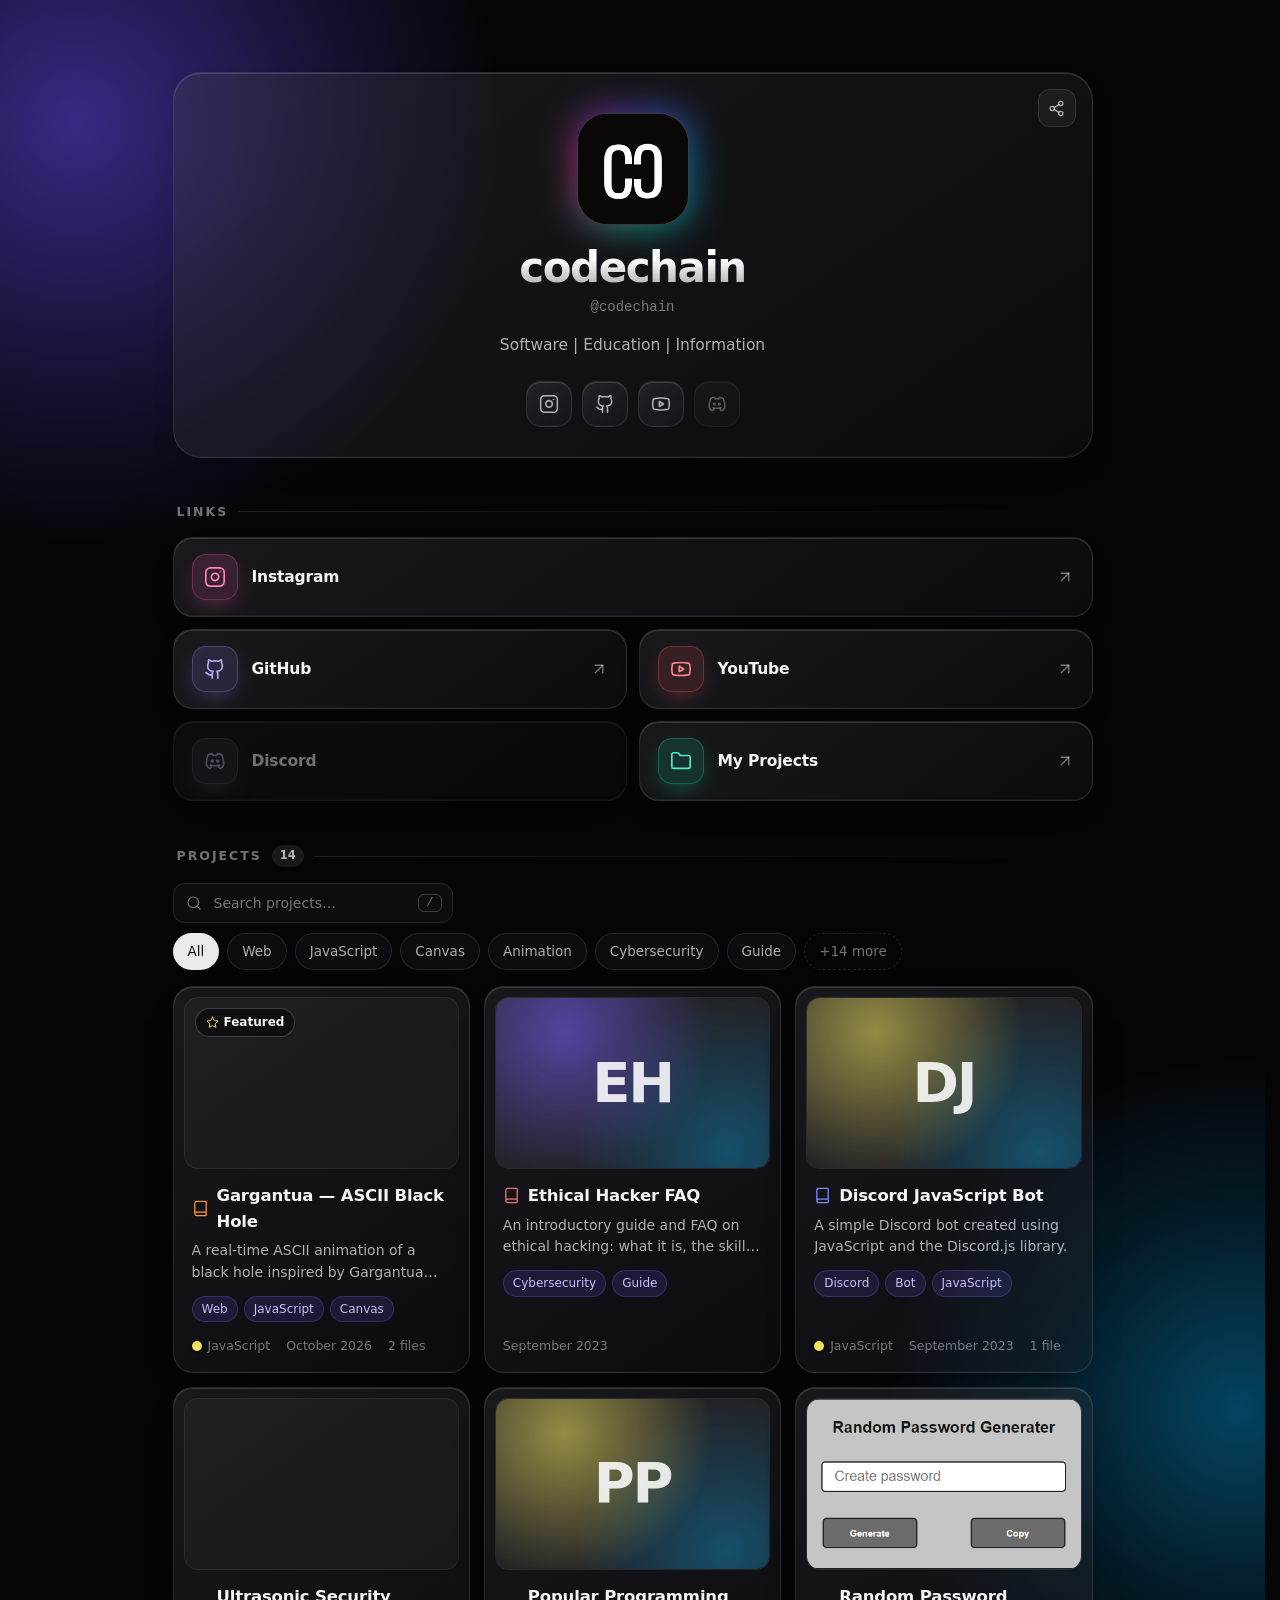
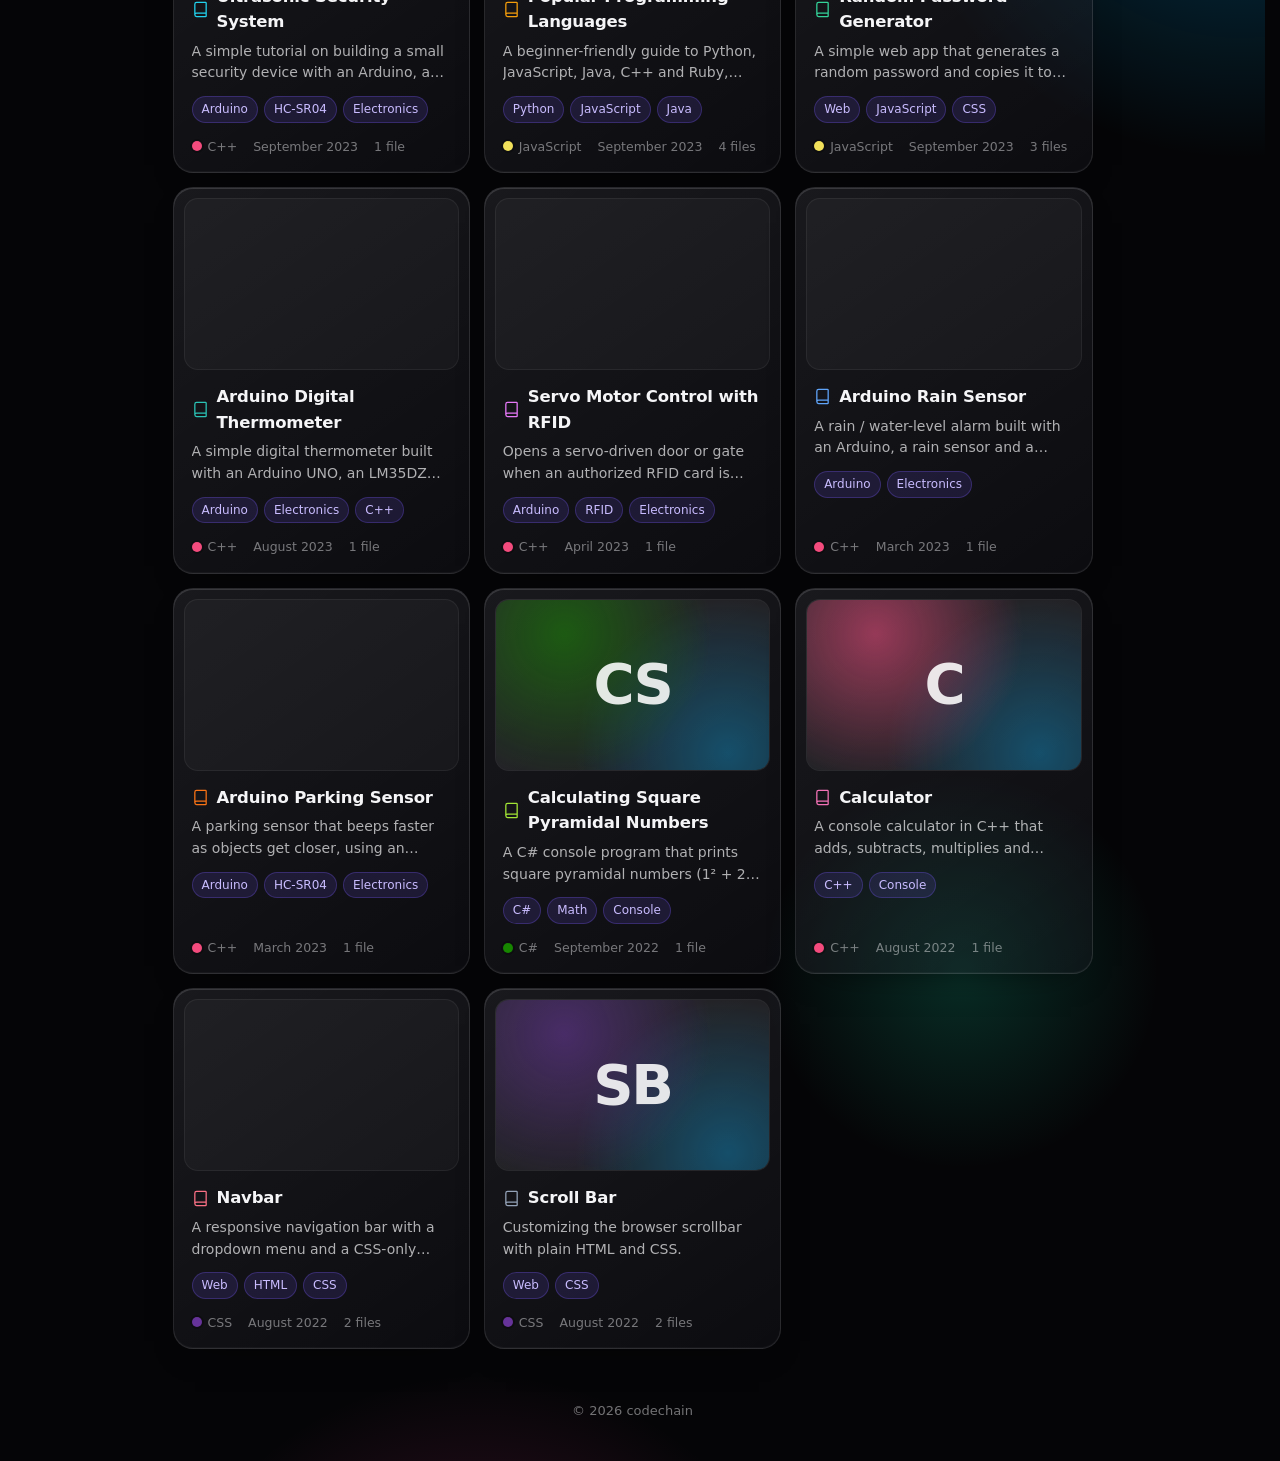
<file: index.html>
<!doctype html>
<html lang="en">
<head>
  <meta charset="utf-8">
  <meta name="viewport" content="width=device-width, initial-scale=1, viewport-fit=cover">
  <meta http-equiv="Content-Security-Policy" content="default-src 'self'; script-src 'self'; style-src 'self'; img-src 'self'; font-src 'self'; connect-src 'self'; media-src 'self'; object-src 'none'; base-uri 'none'; form-action 'none'; frame-src 'none'; manifest-src 'self'; upgrade-insecure-requests">
  <meta name="referrer" content="strict-origin-when-cross-origin">
  <meta name="color-scheme" content="dark">
  <meta name="theme-color" content="#050507">

  <title>codechain</title>
  <meta name="description" content="codechain — projects, links and more.">
  <meta property="og:type" content="website">
  <meta property="og:title" content="codechain">
  <meta property="og:description" content="codechain — projects, links and more.">
  <meta property="og:image" content="logo.png">
  <meta name="twitter:card" content="summary">

  <link rel="icon" type="image/png" href="logo.png">
  <link rel="apple-touch-icon" href="logo.png">
  <link rel="stylesheet" href="css/style.css">

  <script src="data/site.js" defer></script>
  <script src="data/projects.js" defer></script>
  <script src="js/app.js" defer></script>
</head>
<body>
  <div class="bg" aria-hidden="true"></div>

  <nav class="topbar glass" id="topbar" aria-label="Quick navigation" inert>
    <a class="topbar-brand" href="#profile">
      <img id="topbar-logo" src="logo.png" alt="" width="30" height="30">
      <span id="topbar-name">codechain</span>
    </a>
    <div class="topbar-links">
      <a href="#links-section" id="topbar-links-link">Links</a>
      <a href="#projects-section">Projects</a>
    </div>
    <button class="icon-btn share-btn" type="button" aria-label="Share this site" title="Share"></button>
  </nav>

  <main class="container">
    <header class="profile glass reveal" id="profile">
      <button class="icon-btn share-btn profile-share" type="button" aria-label="Share this site" title="Share"></button>
      <div class="avatar-wrap">
        <img class="avatar" id="avatar" src="logo.png" alt="codechain logo" width="112" height="112">
      </div>
      <h1 class="name" id="name">codechain</h1>
      <p class="handle" id="handle" hidden></p>
      <p class="bio" id="bio" hidden></p>
      <div class="meta" id="meta"></div>
      <nav class="socials" id="socials" aria-label="Social media"></nav>
    </header>

    <section id="links-section" aria-labelledby="links-title">
      <h2 class="section-title" id="links-title">Links</h2>
      <div class="links" id="links"></div>
    </section>

    <section id="projects-section" aria-labelledby="projects-title">
      <h2 class="section-title" id="projects-title">Projects <span class="count" id="project-count"></span></h2>
      <div class="project-tools" id="project-tools">
        <label class="search" id="search" hidden>
          <input id="project-search" type="search" placeholder="Search projects…" autocomplete="off" spellcheck="false" aria-label="Search projects">
          <kbd aria-hidden="true">/</kbd>
        </label>
        <div class="filters" id="filters" role="toolbar" aria-label="Filter by tag"></div>
      </div>
      <div class="projects" id="projects"></div>
      <p class="notice" id="projects-notice" hidden></p>
    </section>

    <footer class="footer" id="footer"></footer>
  </main>

  <dialog class="project-dialog" id="project-dialog" aria-labelledby="pd-title">
    <article class="pd" id="pd" tabindex="-1" autofocus>
      <header class="pd-head">
        <p class="pd-crumb" id="pd-crumb"></p>
        <div class="pd-head-actions">
          <button class="icon-btn" id="pd-share" type="button" aria-label="Copy project link" title="Copy link"></button>
          <button class="icon-btn" id="pd-close" type="button" aria-label="Close" title="Close (Esc)"></button>
        </div>
      </header>
      <div class="pd-content" id="pd-content"></div>
    </article>
  </dialog>

  <dialog class="lightbox" id="lightbox" aria-label="Image preview">
    <div class="lb-inner" id="lb-inner">
      <figure class="lb-figure">
        <img class="lb-img" id="lb-img" alt="">
        <figcaption class="lb-caption" id="lb-caption"></figcaption>
      </figure>
    </div>
    <button class="lb-btn lb-close" id="lb-close" type="button" aria-label="Close"></button>
    <button class="lb-btn lb-prev" id="lb-prev" type="button" aria-label="Previous image"></button>
    <button class="lb-btn lb-next" id="lb-next" type="button" aria-label="Next image"></button>
  </dialog>

  <div class="toast" id="toast" role="status" aria-live="polite"></div>

  <noscript>
    <p class="noscript">This site uses JavaScript to display its content. Please enable JavaScript.</p>
  </noscript>
</body>
</html>
</file>
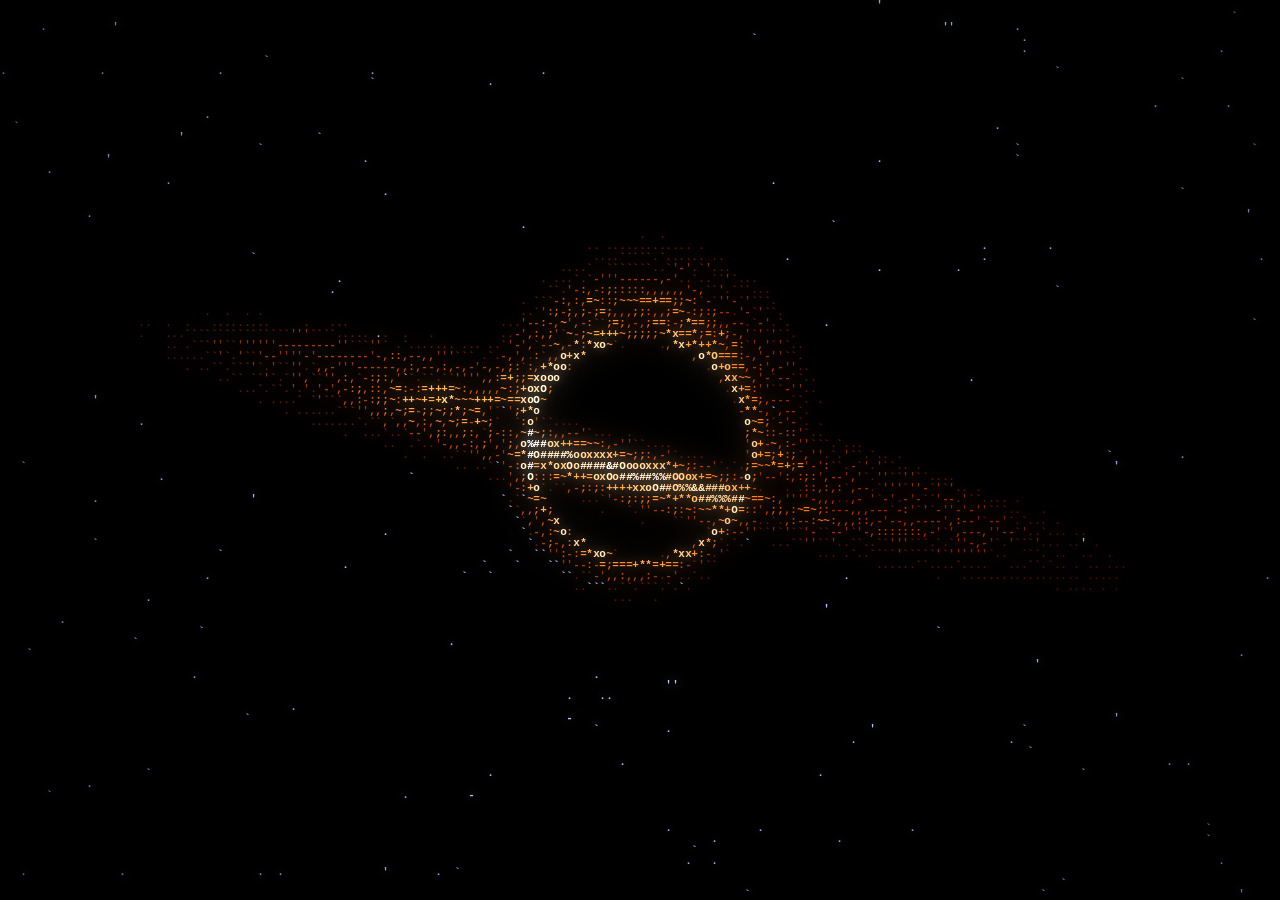
<file: assets/projects/gargantua-ascii/demo/index.html>
<!DOCTYPE html>
<html lang="en">
<head>
<meta charset="utf-8">
<!-- The page cannot reach anything outside itself: only its own script and stylesheet load, no inline code, no network requests -->
<meta http-equiv="Content-Security-Policy" content="default-src 'none'; script-src 'self'; style-src 'self'; base-uri 'none'; form-action 'none'">
<meta name="referrer" content="no-referrer">
<meta name="viewport" content="width=device-width, initial-scale=1">
<title>Gargantua — ASCII Black Hole</title>
<link rel="stylesheet" href="gargantua.css">
<script src="gargantua.js" defer></script>
</head>
<body>
<canvas id="c"></canvas>
</body>
</html>
</file>
<file: css/style.css>
:root {
  color-scheme: dark;

  --bg: #050507;
  --text: #f5f5f7;
  --text-2: rgba(245, 245, 247, 0.7);
  --text-3: rgba(245, 245, 247, 0.46);

  --glass-1: rgba(255, 255, 255, 0.075);
  --glass-2: rgba(255, 255, 255, 0.025);
  --glass-hover: rgba(255, 255, 255, 0.115);
  --stroke: rgba(255, 255, 255, 0.1);
  --stroke-2: rgba(255, 255, 255, 0.2);
  --highlight: rgba(255, 255, 255, 0.14);
  --panel: #0e0e14;
  --code-bg: #09090d;

  --orb-1: #6d4aff;
  --orb-2: #00b3ff;
  --orb-3: #ff3d9a;
  --orb-4: #19e3b1;

  --radius-lg: 28px;
  --radius: 20px;
  --radius-sm: 12px;
  --blur: 24px;

  --font: "Inter", "Segoe UI Variable Text", "Segoe UI", system-ui, -apple-system, "Helvetica Neue", Arial, sans-serif;
  --mono: "JetBrains Mono", "Cascadia Code", "SF Mono", Consolas, "Liberation Mono", monospace;
  --ease: cubic-bezier(0.2, 0.8, 0.2, 1);
}

*,
*::before,
*::after { box-sizing: border-box; }

html {
  -webkit-text-size-adjust: 100%;
  text-size-adjust: 100%;
  -webkit-tap-highlight-color: transparent;
  scroll-behavior: smooth;
  scroll-padding-top: 24px;
  scrollbar-gutter: stable;
}

body {
  position: relative;
  margin: 0;
  min-height: 100vh;
  min-height: 100dvh;
  background: var(--bg);
  color: var(--text);
  font-family: var(--font);
  font-size: 16px;
  line-height: 1.55;
  -webkit-font-smoothing: antialiased;
  -moz-osx-font-smoothing: grayscale;
  overflow-wrap: break-word;
  overflow-x: hidden;
}

html.modal-open,
html.modal-open body { overflow: hidden; }

img { display: block; max-width: 100%; }
a { color: inherit; text-decoration: none; }
button { font: inherit; color: inherit; }
[hidden] { display: none !important; }

::selection { background: rgba(124, 92, 255, 0.45); }

:focus-visible {
  outline: 2px solid rgba(255, 255, 255, 0.85);
  outline-offset: 3px;
}

.icon { flex: none; display: block; }

.bg {
  position: absolute;
  inset: 0;
  z-index: -1;
  overflow: hidden;
  pointer-events: none;
  background: var(--bg);
}

.bg::before,
.bg::after {
  content: "";
  position: absolute;
  inset: 0;
}

.bg::before {
  background:
    radial-gradient(circle 46vmax at 6% 4%, rgba(109, 74, 255, 0.5), rgba(109, 74, 255, 0.2) 40%, transparent 72%),
    radial-gradient(circle 38vmax at 98% 46%, rgba(0, 179, 255, 0.36), rgba(0, 179, 255, 0.13) 40%, transparent 72%),
    radial-gradient(circle 36vmax at 38% 108%, rgba(255, 61, 154, 0.3), rgba(255, 61, 154, 0.11) 40%, transparent 72%),
    radial-gradient(circle 22vmax at 76% 84%, rgba(25, 227, 177, 0.18), transparent 70%);
}

.bg::after {
  background:
    radial-gradient(circle 46vmax at 14% 10%, rgba(163, 71, 255, 0.46), rgba(163, 71, 255, 0.18) 40%, transparent 72%),
    radial-gradient(circle 38vmax at 92% 38%, rgba(34, 216, 208, 0.34), rgba(34, 216, 208, 0.12) 40%, transparent 72%),
    radial-gradient(circle 36vmax at 46% 102%, rgba(255, 107, 87, 0.28), rgba(255, 107, 87, 0.1) 40%, transparent 72%),
    radial-gradient(circle 22vmax at 68% 78%, rgba(74, 168, 255, 0.2), transparent 70%);
  opacity: 0;
  will-change: opacity;
  animation: bg-shift 20s steps(100) infinite alternate;
}

@keyframes bg-shift { to { opacity: 1; } }

html.modal-open .bg::after { animation-play-state: paused; }

.glass {
  position: relative;
  isolation: isolate;
  background:
    linear-gradient(145deg, var(--glass-1), var(--glass-2)),
    rgba(14, 14, 22, 0.28);
  border: 1px solid var(--stroke);
  border-radius: var(--radius);
  box-shadow:
    inset 0 1px 0 var(--highlight),
    inset 0 -1px 0 rgba(255, 255, 255, 0.03),
    0 14px 34px -22px rgba(0, 0, 0, 0.7);
}

.glass-interactive {
  overflow: hidden;
  transition: transform 0.3s var(--ease), border-color 0.3s ease;
}

.glass-interactive::before {
  content: "";
  position: absolute;
  inset: 0;
  z-index: -1;
  border-radius: inherit;
  background: radial-gradient(380px circle at var(--mx, 50%) var(--my, 50%), rgba(255, 255, 255, 0.11), transparent 45%);
  opacity: 0;
  transition: opacity 0.35s ease;
  pointer-events: none;
}

.glass-interactive:hover {
  transform: translateY(-3px);
  border-color: var(--stroke-2);
  background:
    linear-gradient(145deg, var(--glass-hover), var(--glass-2)),
    rgba(14, 14, 22, 0.28);
}

.glass-interactive:hover::before { opacity: 1; }
.glass-interactive:active { transform: translateY(-1px) scale(0.995); }

.container {
  width: min(920px, calc(100% - 32px));
  margin-inline: auto;
  padding: clamp(32px, 7vw, 72px) 0 40px;
  display: flex;
  flex-direction: column;
  gap: 44px;
}

.reveal {
  animation: rise 0.7s var(--ease) backwards;
  animation-delay: calc(var(--i, 0) * 55ms);
}

@keyframes rise {
  from { opacity: 0; transform: translateY(14px); }
}

.topbar {
  position: fixed;
  top: 12px;
  left: 50%;
  z-index: 50;
  display: flex;
  align-items: center;
  gap: 6px;
  width: min(920px, calc(100% - 24px));
  padding: 7px 7px 7px 9px;
  border-radius: 18px;
  background: rgba(16, 16, 24, 0.88);
  opacity: 0;
  transform: translate(-50%, -140%);
  transition: transform 0.5s var(--ease), opacity 0.35s ease;
}

.topbar.is-visible {
  opacity: 1;
  transform: translate(-50%, 0);
}

.topbar-brand {
  display: flex;
  align-items: center;
  gap: 10px;
  margin-right: auto;
  padding: 2px 10px 2px 2px;
  font-weight: 700;
  letter-spacing: -0.02em;
}

.topbar-brand img {
  width: 30px;
  height: 30px;
  border-radius: 9px;
  border: 1px solid var(--stroke-2);
}

.topbar-links { display: flex; gap: 2px; }

.topbar-links a {
  padding: 7px 12px;
  border-radius: 11px;
  color: var(--text-2);
  font-size: 14px;
  font-weight: 500;
  transition: background 0.2s ease, color 0.2s ease;
}

.topbar-links a:hover { background: rgba(255, 255, 255, 0.08); color: var(--text); }

.toast {
  position: fixed;
  bottom: 24px;
  left: 50%;
  z-index: 100;
  padding: 11px 18px;
  border: 1px solid var(--stroke-2);
  border-radius: 14px;
  background: rgba(24, 24, 32, 0.96);
  box-shadow: 0 20px 50px -20px rgba(0, 0, 0, 0.8);
  font-size: 14px;
  font-weight: 500;
  opacity: 0;
  transform: translate(-50%, 16px);
  transition: opacity 0.3s ease, transform 0.4s var(--ease);
  pointer-events: none;
}

.toast.is-visible {
  opacity: 1;
  transform: translate(-50%, 0);
}

.profile-share {
  position: absolute;
  top: 16px;
  right: 16px;
}

.profile {
  border-radius: var(--radius-lg);
  padding: 40px 28px 30px;
  display: flex;
  flex-direction: column;
  align-items: center;
  text-align: center;
}

.avatar-wrap {
  position: relative;
  width: 112px;
  height: 112px;
  margin-bottom: 20px;
}

.avatar-wrap::before {
  content: "";
  position: absolute;
  inset: -4px;
  border-radius: 34px;
  background: conic-gradient(from 0deg, var(--orb-1), var(--orb-2), var(--orb-4), var(--orb-3), var(--orb-1));
  filter: blur(16px);
  opacity: 0.55;
}

.avatar {
  position: relative;
  width: 100%;
  height: 100%;
  border-radius: 30px;
  border: 1px solid var(--stroke-2);
  background: #0a0a0a;
  object-fit: cover;
}


.name {
  margin: 0;
  font-size: clamp(32px, 6vw, 42px);
  font-weight: 700;
  line-height: 1.1;
  letter-spacing: -0.035em;
  background: linear-gradient(180deg, #fff 30%, rgba(255, 255, 255, 0.62));
  -webkit-background-clip: text;
  background-clip: text;
  color: transparent;
}

.handle {
  margin: 6px 0 0;
  font-family: var(--mono);
  font-size: 14px;
  color: var(--text-3);
}

.bio {
  max-width: 54ch;
  text-wrap: pretty;
  margin: 14px auto 0;
  color: var(--text-2);
  font-size: 15.5px;
}

.meta {
  display: flex;
  flex-wrap: wrap;
  justify-content: center;
  gap: 8px;
  margin-top: 18px;
}

.meta:empty { display: none; }

.pill {
  display: inline-flex;
  align-items: center;
  gap: 7px;
  padding: 6px 12px;
  border-radius: 999px;
  border: 1px solid var(--stroke);
  background: rgba(255, 255, 255, 0.045);
  color: var(--text-2);
  font-size: 13px;
}

.status-dot {
  position: relative;
  width: 8px;
  height: 8px;
  border-radius: 50%;
  background: #34d399;
}

.status-dot::after {
  content: "";
  position: absolute;
  inset: 0;
  border-radius: inherit;
  background: inherit;
  animation: pulse 2s ease-out infinite;
}

@keyframes pulse {
  from { transform: scale(1); opacity: 0.7; }
  to { transform: scale(2.8); opacity: 0; }
}

.socials {
  display: flex;
  flex-wrap: wrap;
  justify-content: center;
  gap: 10px;
  margin-top: 24px;
}

.socials:empty { display: none; }

.social {
  width: 46px;
  height: 46px;
  display: grid;
  place-items: center;
  border-radius: 15px;
  color: var(--text-2);
}

.social:hover { color: var(--text); }

.section-title {
  display: flex;
  align-items: center;
  gap: 10px;
  margin: 0 0 16px 4px;
  font-size: 12.5px;
  font-weight: 600;
  letter-spacing: 0.16em;
  text-transform: uppercase;
  color: var(--text-3);
}

.section-title::after {
  content: "";
  flex: 1;
  height: 1px;
  background: linear-gradient(90deg, var(--stroke), transparent);
}

.count {
  padding: 2px 8px;
  border-radius: 999px;
  background: rgba(255, 255, 255, 0.08);
  font-size: 11.5px;
  letter-spacing: 0;
  color: var(--text-2);
}

.count:empty { display: none; }

.links {
  display: grid;
  grid-template-columns: repeat(2, minmax(0, 1fr));
  gap: 12px;
}

.link-block {
  display: flex;
  align-items: center;
  gap: 14px;
  min-height: 78px;
  padding: 16px 18px;
}

.link-block.is-wide { grid-column: 1 / -1; }

.link-icon {
  flex: none;
  width: 46px;
  height: 46px;
  display: grid;
  place-items: center;
  border-radius: 14px;
  background: color-mix(in srgb, var(--accent, #ffffff) 14%, transparent);
  border: 1px solid color-mix(in srgb, var(--accent, #ffffff) 28%, transparent);
  color: color-mix(in srgb, var(--accent, #ffffff) 75%, #ffffff);
  box-shadow: 0 8px 24px -10px color-mix(in srgb, var(--accent, #000000) 60%, transparent);
}

.link-text {
  flex: 1;
  min-width: 0;
  display: flex;
  flex-direction: column;
}

.link-title {
  font-size: 15.5px;
  font-weight: 600;
  letter-spacing: -0.01em;
}

.link-desc {
  overflow: hidden;
  font-size: 13.5px;
  color: var(--text-3);
  white-space: nowrap;
  text-overflow: ellipsis;
}

.link-arrow {
  flex: none;
  color: var(--text-3);
  transition: transform 0.35s var(--ease), color 0.35s ease;
}

.link-block:hover .link-arrow {
  color: var(--text);
  transform: translate(2px, -2px);
}

.link-block.is-disabled,
.social.is-disabled {
  opacity: 0.45;
  cursor: not-allowed;
  filter: grayscale(0.6);
}

.social.is-disabled:hover { color: var(--text-2); }

.project-tools {
  display: flex;
  flex-wrap: wrap;
  align-items: center;
  gap: 10px 14px;
  margin-bottom: 16px;
}

.project-tools:has(> .search[hidden]):has(> .filters:empty) { display: none; }

.search {
  position: relative;
  display: flex;
  align-items: center;
  flex: 0 1 280px;
  min-width: 200px;
  height: 40px;
  padding: 0 10px 0 38px;
  border: 1px solid var(--stroke);
  border-radius: 12px;
  background: rgba(20, 20, 28, 0.5);
  transition: border-color 0.2s ease, background 0.2s ease;
}

.search:focus-within {
  border-color: rgba(255, 255, 255, 0.35);
  background: rgba(28, 28, 38, 0.7);
}

.search .icon {
  position: absolute;
  left: 12px;
  color: var(--text-3);
  pointer-events: none;
}

.search input {
  flex: 1;
  min-width: 0;
  height: 100%;
  border: 0;
  outline: 0;
  background: none;
  color: var(--text);
  font: inherit;
  font-size: 14px;
}

.search input::placeholder { color: var(--text-3); }
.search input::-webkit-search-cancel-button { filter: invert(1) opacity(0.5); }

.search kbd {
  padding: 1px 7px;
  border: 1px solid var(--stroke-2);
  border-radius: 6px;
  color: var(--text-3);
  font: 12px var(--mono);
}

.search:focus-within kbd { display: none; }

.filters {
  display: flex;
  flex-wrap: wrap;
  gap: 8px;
}

.filters:empty { display: none; }

.notice .btn { margin-top: 12px; }

.chip {
  padding: 7px 14px;
  border: 1px solid var(--stroke);
  border-radius: 999px;
  background: rgba(20, 20, 28, 0.5);
  color: var(--text-2);
  font-size: 13.5px;
  cursor: pointer;
  transition: background 0.25s ease, color 0.25s ease, border-color 0.25s ease;
}

.chip:hover { color: var(--text); border-color: var(--stroke-2); }

.chip-more {
  border-style: dashed;
  background: transparent;
  color: var(--text-3);
}

.filters .chip.reveal { animation-duration: 0.4s; animation-delay: calc(var(--i, 0) * 30ms); }

.chip[aria-pressed="true"] {
  background: rgba(255, 255, 255, 0.92);
  border-color: transparent;
  color: #0a0a0f;
}

.projects {
  display: grid;
  grid-template-columns: repeat(auto-fill, minmax(270px, 1fr));
  gap: 14px;
}

.project-card {
  display: flex;
  flex-direction: column;
  padding: 10px;
}

.pc-cover {
  position: relative;
  aspect-ratio: 16 / 10;
  overflow: hidden;
  border-radius: 14px;
  border: 1px solid rgba(255, 255, 255, 0.06);
  background: rgba(255, 255, 255, 0.03);
}

.pc-cover img {
  width: 100%;
  height: 100%;
  object-fit: cover;
  transition: transform 0.6s var(--ease);
}

.project-card:hover .pc-cover img { transform: scale(1.04); }

.placeholder {
  width: 100%;
  height: 100%;
  display: grid;
  place-items: center;
  font-size: 56px;
  font-weight: 700;
  letter-spacing: -0.04em;
  color: rgba(255, 255, 255, 0.88);
  background:
    radial-gradient(circle at 25% 20%, color-mix(in srgb, var(--lang, #7c5cff) 55%, transparent), transparent 60%),
    radial-gradient(circle at 85% 90%, rgba(0, 179, 255, 0.32), transparent 55%),
    rgba(255, 255, 255, 0.03);
}

.badge {
  position: absolute;
  top: 10px;
  left: 10px;
  display: inline-flex;
  align-items: center;
  gap: 5px;
  padding: 4px 10px;
  border: 1px solid rgba(255, 255, 255, 0.2);
  border-radius: 999px;
  background: rgba(10, 10, 15, 0.72);
  font-size: 12px;
  font-weight: 600;
}

.badge .icon { color: #fcd34d; }

.pc-body {
  flex: 1;
  display: flex;
  flex-direction: column;
  padding: 14px 8px 6px;
}

.pc-title {
  display: flex;
  align-items: center;
  gap: 8px;
  margin: 0;
  font-size: 16.5px;
  font-weight: 600;
  letter-spacing: -0.01em;
}

.pc-title .icon { color: var(--text-3); }

.pc-summary {
  display: -webkit-box;
  margin: 6px 0 0;
  overflow: hidden;
  font-size: 14px;
  color: var(--text-2);
  -webkit-box-orient: vertical;
  -webkit-line-clamp: 2;
  line-clamp: 2;
}

.pc-tags {
  display: flex;
  flex-wrap: wrap;
  gap: 6px;
  margin-top: 12px;
}

.tag {
  padding: 3px 9px;
  border-radius: 999px;
  background: rgba(124, 92, 255, 0.14);
  border: 1px solid rgba(124, 92, 255, 0.28);
  color: #c9bcff;
  font-size: 12px;
}

.pc-foot {
  display: flex;
  flex-wrap: wrap;
  align-items: center;
  gap: 6px 16px;
  margin-top: auto;
  padding-top: 14px;
  font-size: 12.5px;
  color: var(--text-3);
}

.lang {
  display: inline-flex;
  align-items: center;
  gap: 6px;
}

.lang-dot {
  width: 10px;
  height: 10px;
  border-radius: 50%;
  background: var(--lang, #8b8b99);
  box-shadow: 0 0 0 2px rgba(0, 0, 0, 0.25);
}

.notice {
  margin: 0;
  padding: 18px 20px;
  border: 1px dashed var(--stroke-2);
  border-radius: var(--radius);
  color: var(--text-2);
  text-align: center;
  font-size: 14.5px;
}

.notice code {
  font-family: var(--mono);
  font-size: 0.9em;
}

.footer {
  padding-top: 8px;
  text-align: center;
  font-size: 13px;
  color: var(--text-3);
}

.btn {
  display: inline-flex;
  align-items: center;
  gap: 8px;
  padding: 10px 16px;
  border: 1px solid var(--stroke-2);
  border-radius: var(--radius-sm);
  background: rgba(255, 255, 255, 0.06);
  font-size: 14px;
  font-weight: 600;
  cursor: pointer;
  transition: background 0.25s ease, transform 0.25s var(--ease), border-color 0.25s ease;
}

.btn:hover { background: rgba(255, 255, 255, 0.12); transform: translateY(-1px); }

.btn-primary {
  border-color: transparent;
  background: #f5f5f7;
  color: #0a0a0f;
}

.btn-primary:hover { background: #fff; }

.icon-btn {
  width: 38px;
  height: 38px;
  display: grid;
  place-items: center;
  border: 1px solid var(--stroke);
  border-radius: 12px;
  background: rgba(255, 255, 255, 0.05);
  color: var(--text-2);
  cursor: pointer;
  transition: background 0.25s ease, color 0.25s ease;
}

.icon-btn:hover { background: rgba(255, 255, 255, 0.12); color: var(--text); }

dialog { color: inherit; }

.project-dialog {
  width: min(960px, calc(100% - 24px));
  max-width: none;
  max-height: calc(100dvh - 32px);
  margin: auto;
  padding: 0;
  border: 0;
  background: transparent;
  overflow: visible;
}

.project-dialog::backdrop { background: rgba(4, 4, 8, 0.78); }

.project-dialog[open] { animation: dialog-in 0.38s var(--ease); }
.project-dialog[open]::backdrop { animation: fade 0.32s ease-out; }
.project-dialog.is-closing { animation: dialog-out 0.2s ease-in forwards; }
.project-dialog.is-closing::backdrop { animation: fade-out 0.2s ease-in forwards; }
@keyframes fade { from { opacity: 0; } }
@keyframes fade-out { to { opacity: 0; } }
@keyframes dialog-in { from { opacity: 0; transform: translateY(18px) scale(0.98); } }
@keyframes dialog-out { to { opacity: 0; transform: translateY(12px) scale(0.98); } }

.pd {
  max-height: calc(100dvh - 32px);
  overflow: auto;
  overscroll-behavior: contain;
  border: 1px solid var(--stroke-2);
  border-radius: var(--radius-lg);
  background: var(--panel);
  box-shadow: inset 0 1px 0 var(--highlight), 0 24px 60px -30px rgba(0, 0, 0, 0.9);
  scrollbar-width: thin;
  scrollbar-color: rgba(255, 255, 255, 0.2) transparent;
}

.pd:focus { outline: none; }

.pd-head {
  position: sticky;
  top: 0;
  z-index: 3;
  display: flex;
  align-items: center;
  justify-content: space-between;
  gap: 12px;
  padding: 12px 14px 12px 22px;
  border-bottom: 1px solid var(--stroke);
  background: #101016;
}

.pd-head-actions { display: flex; gap: 8px; flex: none; }

.pd-crumb {
  display: flex;
  align-items: center;
  gap: 8px;
  min-width: 0;
  margin: 0;
  overflow: hidden;
  font-family: var(--mono);
  font-size: 13.5px;
  color: var(--text-3);
  white-space: nowrap;
}

.pd-crumb strong {
  overflow: hidden;
  color: var(--text);
  font-weight: 600;
  text-overflow: ellipsis;
}

.pd-content {
  display: flex;
  flex-direction: column;
  gap: 22px;
  padding: 24px;
}

.pd-hero h2 {
  margin: 0;
  font-size: clamp(24px, 4vw, 32px);
  line-height: 1.15;
  letter-spacing: -0.03em;
}

.pd-badges {
  display: flex;
  flex-wrap: wrap;
  align-items: center;
  gap: 8px;
  margin-top: 12px;
}

.pd-summary {
  max-width: 68ch;
  margin: 12px 0 0;
  color: var(--text-2);
}

.pd-meta {
  display: flex;
  flex-wrap: wrap;
  align-items: center;
  gap: 8px 18px;
  margin-top: 14px;
  font-size: 13.5px;
  color: var(--text-3);
}

.pd-meta > span { display: inline-flex; align-items: center; gap: 6px; }

.pd-actions {
  display: flex;
  flex-wrap: wrap;
  gap: 10px;
  margin-top: 18px;
}

.gallery { display: flex; flex-direction: column; gap: 10px; }

.gallery-main {
  display: block;
  width: 100%;
  aspect-ratio: 16 / 9;
  padding: 0;
  overflow: hidden;
  border: 1px solid var(--stroke);
  border-radius: 16px;
  background: rgba(0, 0, 0, 0.35);
  cursor: zoom-in;
}

.gallery-main img {
  width: 100%;
  height: 100%;
  object-fit: contain;
}

.gallery-caption {
  margin: 0;
  font-size: 13px;
  color: var(--text-3);
  text-align: center;
}

.thumbs {
  display: flex;
  gap: 8px;
  overflow-x: auto;
  padding-bottom: 4px;
  scrollbar-width: thin;
}

.thumb {
  flex: none;
  width: 96px;
  aspect-ratio: 16 / 10;
  padding: 0;
  overflow: hidden;
  border: 1px solid var(--stroke);
  border-radius: 10px;
  background: rgba(0, 0, 0, 0.3);
  opacity: 0.55;
  cursor: pointer;
  transition: opacity 0.25s ease, border-color 0.25s ease;
}

.thumb img { width: 100%; height: 100%; object-fit: cover; }
.thumb:hover { opacity: 0.85; }
.thumb[aria-current="true"] { opacity: 1; border-color: rgba(255, 255, 255, 0.7); }

.pd-box {
  overflow: hidden;
  border: 1px solid var(--stroke);
  border-radius: 16px;
  background: rgba(0, 0, 0, 0.18);
}

.pd-box-head {
  display: flex;
  align-items: center;
  gap: 10px;
  min-height: 46px;
  padding: 0 10px 0 16px;
  border-bottom: 1px solid var(--stroke);
  background: rgba(255, 255, 255, 0.03);
  font-size: 13.5px;
  font-weight: 600;
  color: var(--text-2);
}

.pd, .project-card { --project-accent: #8ab4ff; }

.project-card .pc-title .icon { color: var(--project-accent); }

.md {
  --tint: color-mix(in srgb, var(--project-accent) 45%, var(--text));
  padding: 20px 24px 8px;
  color: var(--text-2);
  font-size: 15px;
  line-height: 1.7;
}

.md p, .md ul, .md ol, .md pre { margin: 0 0 14px; }

.md h3, .md h4 {
  margin: 26px 0 12px;
  color: var(--text);
  letter-spacing: -0.01em;
  line-height: 1.35;
  scroll-margin-top: 80px;
}

.md h3 {
  font-size: 19px;
  padding-bottom: 10px;
  border-bottom: 1px solid transparent;
  border-image: linear-gradient(90deg, color-mix(in srgb, var(--project-accent) 55%, transparent), var(--stroke) 45%, transparent) 1;
}

.md h3::before {
  content: "";
  display: inline-block;
  width: 4px;
  height: 0.85em;
  margin-right: 10px;
  border-radius: 2px;
  background: linear-gradient(var(--project-accent), color-mix(in srgb, var(--project-accent) 40%, transparent));
  vertical-align: -0.06em;
}

.md h3.md-h1 { font-size: 24px; }
.md h4 { font-size: 16px; color: var(--tint); }
.md-center { margin: 0 0 14px; text-align: center; }
.md-center > :last-child { margin-bottom: 0; }
.md > .md-center:first-child > :first-child { margin-top: 0; }
.md > :first-child { margin-top: 0; }
.md ul, .md ol { padding-left: 22px; }
.md li { margin: 4px 0; }
.md li > ul, .md li > ol { margin: 4px 0 6px; }
.md li::marker { color: var(--project-accent); }
.md strong { color: var(--tint); font-weight: 600; }
.md a { color: var(--tint); text-decoration: underline; text-decoration-color: color-mix(in srgb, var(--project-accent) 45%, transparent); text-underline-offset: 3px; }
.md a:hover { text-decoration-color: currentColor; }

.md code {
  padding: 2px 6px;
  border-radius: 6px;
  background: color-mix(in srgb, var(--project-accent) 13%, rgba(255, 255, 255, 0.04));
  color: color-mix(in srgb, var(--project-accent) 30%, var(--text));
  font-family: var(--mono);
  font-size: 0.86em;
  -webkit-box-decoration-break: clone;
  box-decoration-break: clone;
}

.md pre {
  padding: 14px 16px;
  overflow-x: auto;
  border: 1px solid var(--stroke);
  border-left: 2px solid color-mix(in srgb, var(--project-accent) 60%, transparent);
  border-radius: 12px;
  background: var(--code-bg);
  font: 13.5px/1.7 var(--mono);
  tab-size: 4;
}

.md pre code { padding: 0; background: none; color: inherit; font-size: inherit; }

.md-img { display: inline-block; max-width: 100%; height: auto; vertical-align: middle; }
.md-img-link { display: inline-block; margin-right: 2px; text-decoration: none; line-height: 0; }

.md-table { margin: 0 0 16px; overflow-x: auto; border: 1px solid var(--stroke); border-radius: 12px; }
.md table { width: 100%; border-collapse: collapse; font-size: 14px; }
.md th, .md td { padding: 9px 14px; border-bottom: 1px solid var(--stroke); text-align: left; }
.md th { background: color-mix(in srgb, var(--project-accent) 10%, transparent); color: var(--text); font-weight: 600; white-space: nowrap; }
.md tbody tr:last-child td { border-bottom: 0; }
.md tbody tr:nth-child(even) { background: rgba(255, 255, 255, 0.025); }
.md th.is-center, .md td.is-center { text-align: center; }
.md th.is-right, .md td.is-right { text-align: right; }

.md .md-figure { margin: 4px 0 18px; text-align: center; }

.md-figure .md-img {
  border: 1px solid color-mix(in srgb, var(--project-accent) 30%, var(--stroke));
  border-radius: 14px;
  box-shadow: 0 18px 40px -24px color-mix(in srgb, var(--project-accent) 70%, #000);
}

.md blockquote {
  margin: 0 0 14px;
  padding: 2px 0 2px 14px;
  border-left: 3px solid var(--stroke-2);
  color: var(--text-3);
}

.md blockquote > :last-child, .md-alert > :last-child, .md-details-body > :last-child { margin-bottom: 0; }

.md-alert {
  --alert: #4493f8;
  margin: 0 0 14px;
  padding: 10px 16px;
  border-left: 3px solid var(--alert);
  border-radius: 4px 10px 10px 4px;
  background: color-mix(in srgb, var(--alert) 7%, transparent);
}

.md.pd-disclaimer { padding: 0; font-size: 14px; }
.pd-disclaimer .md-alert { margin: 0; padding: 14px 18px; }

.md-alert.is-tip { --alert: #3fb950; }
.md-alert.is-important { --alert: #ab7df8; }
.md-alert.is-warning { --alert: #d29922; }
.md-alert.is-caution { --alert: #f85149; }

.md .md-alert-title {
  display: flex;
  align-items: center;
  gap: 8px;
  margin: 0 0 6px;
  color: var(--alert);
  font-weight: 600;
}

.md-details {
  margin: 0 0 14px;
  border: 1px solid var(--stroke);
  border-radius: 12px;
  background: rgba(255, 255, 255, 0.02);
  transition: border-color 0.25s ease;
}

.md-details[open] { border-color: color-mix(in srgb, var(--project-accent) 35%, var(--stroke)); }

.md-details > summary {
  padding: 10px 14px;
  color: var(--text);
  font-weight: 600;
  cursor: pointer;
}

.md-details > summary::marker { color: var(--project-accent); }
.md-details > summary:hover { color: var(--tint); }
.md-details-body { padding: 14px; border-top: 1px solid var(--stroke); }

.code-head { padding: 0 8px 0 0; }

.code-tabs {
  flex: 1;
  display: flex;
  min-width: 0;
  align-self: stretch;
  overflow-x: auto;
  scrollbar-width: none;
}

.code-tab {
  display: inline-flex;
  align-items: center;
  gap: 8px;
  padding: 0 16px;
  border: 0;
  border-bottom: 2px solid transparent;
  background: none;
  color: var(--text-3);
  font: 13px var(--mono);
  white-space: nowrap;
  cursor: pointer;
  transition: color 0.2s ease, border-color 0.2s ease;
}

.code-tab:hover { color: var(--text-2); }

.code-tab[aria-selected="true"] {
  color: var(--text);
  border-bottom-color: #fff;
}

.code-lang {
  font-size: 12px;
  font-weight: 500;
  color: var(--text-3);
  white-space: nowrap;
}

.copy-btn {
  display: inline-flex;
  align-items: center;
  gap: 6px;
  height: 32px;
  padding: 0 10px;
  border: 1px solid var(--stroke);
  border-radius: 9px;
  background: rgba(255, 255, 255, 0.05);
  color: var(--text-2);
  font-size: 12.5px;
  font-weight: 600;
  cursor: pointer;
  transition: background 0.2s ease, color 0.2s ease;
}

.copy-btn:hover { background: rgba(255, 255, 255, 0.12); color: var(--text); }
.copy-btn.is-done { color: #6ee7b7; border-color: rgba(110, 231, 183, 0.4); }

.code-area {
  display: grid;
  grid-template-columns: max-content minmax(max-content, 1fr);
  max-height: 540px;
  overflow: auto;
  background: var(--code-bg);
  font: 13.5px/1.7 var(--mono);
  tab-size: 4;
  scrollbar-width: thin;
  scrollbar-color: rgba(255, 255, 255, 0.2) transparent;
}

.code-gutter {
  position: sticky;
  left: 0;
  z-index: 1;
  padding: 16px 12px 16px 16px;
  border-right: 1px solid rgba(255, 255, 255, 0.06);
  background: rgb(12, 12, 17);
  color: rgba(255, 255, 255, 0.22);
  text-align: right;
  white-space: pre;
  user-select: none;
}

.code-pre {
  margin: 0;
  padding: 16px 20px;
  color: #e6edf3;
  white-space: pre;
}

.tok-k { color: #ff7b72; }
.tok-s { color: #a5d6ff; }
.tok-c { color: #8b949e; font-style: italic; }
.tok-n { color: #79c0ff; }
.tok-f { color: #d2a8ff; }
.tok-t { color: #ffa657; }

.pd-nav {
  display: grid;
  grid-template-columns: repeat(2, minmax(0, 1fr));
  gap: 12px;
}

.pd-nav-item {
  display: flex;
  flex-direction: column;
  gap: 4px;
  padding: 14px 16px;
  border: 1px solid var(--stroke);
  border-radius: 14px;
  background: rgba(255, 255, 255, 0.03);
  transition: background 0.25s ease, border-color 0.25s ease;
}

.pd-nav-item:hover { background: rgba(255, 255, 255, 0.07); border-color: var(--stroke-2); }
.pd-nav-item.is-next { grid-column: 2; text-align: right; align-items: flex-end; }

.pd-nav-label {
  display: inline-flex;
  align-items: center;
  gap: 4px;
  font-size: 12.5px;
  color: var(--text-3);
}

.pd-nav-title {
  overflow: hidden;
  max-width: 100%;
  font-weight: 600;
  white-space: nowrap;
  text-overflow: ellipsis;
}

.lightbox {
  width: 100%;
  height: 100%;
  max-width: none;
  max-height: none;
  margin: 0;
  padding: 0;
  border: 0;
  background: transparent;
}

.lightbox::backdrop { background: rgba(0, 0, 0, 0.9); }

.lightbox[open] { animation: fade 0.25s ease; }

.lb-inner {
  position: fixed;
  inset: 0;
  display: grid;
  place-items: center;
  padding: 64px 76px;
}

.lb-figure { margin: 0; text-align: center; }

.lb-img {
  max-width: 100%;
  max-height: calc(100dvh - 160px);
  margin: 0 auto;
  border-radius: 12px;
  object-fit: contain;
  box-shadow: 0 30px 80px -20px rgba(0, 0, 0, 0.8);
}

.lb-caption {
  margin-top: 14px;
  font-size: 14px;
  color: var(--text-2);
}

.lb-caption:empty { display: none; }

.lb-btn {
  position: fixed;
  width: 46px;
  height: 46px;
  display: grid;
  place-items: center;
  border: 1px solid var(--stroke-2);
  border-radius: 50%;
  background: rgba(40, 40, 48, 0.9);
  cursor: pointer;
  transition: background 0.2s ease;
}

.lb-btn:hover { background: rgba(255, 255, 255, 0.18); }
.lb-close { top: 16px; right: 16px; }
.lb-prev { top: 50%; left: 16px; transform: translateY(-50%); }
.lb-next { top: 50%; right: 16px; transform: translateY(-50%); }

.noscript {
  position: fixed;
  inset: auto 16px 16px;
  margin: 0;
  padding: 14px 18px;
  border: 1px solid var(--stroke-2);
  border-radius: 14px;
  background: rgba(20, 20, 28, 0.95);
  text-align: center;
}

@media (max-width: 600px) {
  .container { gap: 36px; }
  .profile { padding: 32px 20px 24px; }
  .profile-share { top: 12px; right: 12px; }
  .topbar-links a { padding: 7px 9px; font-size: 13.5px; }
  .search { flex-basis: 100%; }
  .pd-nav { grid-template-columns: 1fr; }
  .pd-nav-item.is-next { grid-column: auto; }
  .links { grid-template-columns: 1fr; }
  .link-block { min-height: 70px; padding: 14px 16px; }
  .projects { grid-template-columns: 1fr; }

  .project-dialog { width: calc(100% - 16px); max-height: calc(100dvh - 16px); }
  .pd { max-height: calc(100dvh - 16px); border-radius: 22px; }
  .pd-head { padding-left: 16px; }
  .pd-content { padding: 18px 16px; }
  .gallery-main { aspect-ratio: 4 / 3; }
  .md { padding: 16px 16px 4px; }
  .code-lang { display: none; }

  .lb-inner { padding: 64px 12px 88px; }
  .lb-prev, .lb-next { top: auto; bottom: 20px; transform: none; }
  .lb-prev { left: calc(50% - 56px); }
  .lb-next { right: calc(50% - 56px); }
}

@media (max-width: 400px) {
  .topbar-brand span { display: none; }
}

@media (prefers-reduced-motion: reduce) {
  html { scroll-behavior: auto; }
  *,
  *::before,
  *::after {
    animation-duration: 0.01ms !important;
    animation-iteration-count: 1 !important;
    transition-duration: 0.01ms !important;
  }
}
</file>
<file: assets/projects/gargantua-ascii/demo/gargantua.css>
html, body { margin: 0; height: 100%; background: #000; overflow: hidden; cursor: none; }
canvas { display: block; width: 100%; height: 100%; }
</file>
